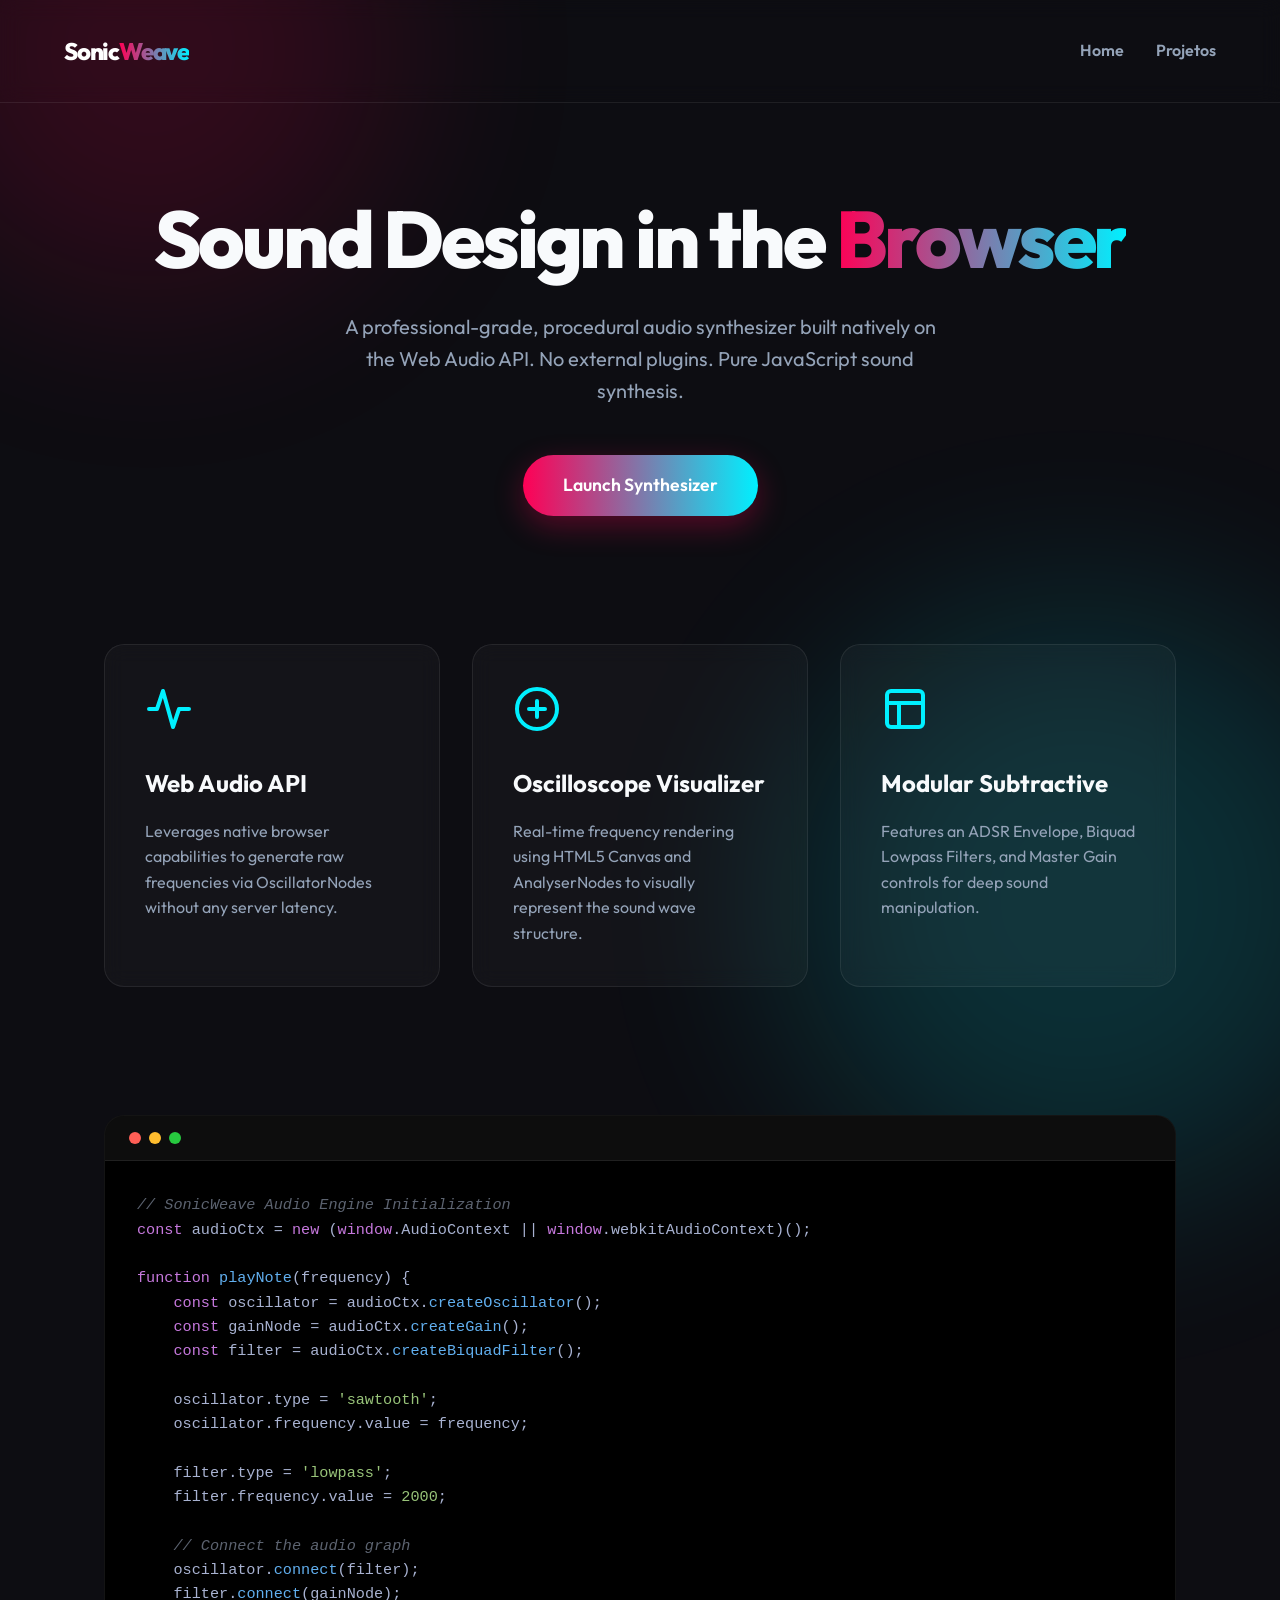
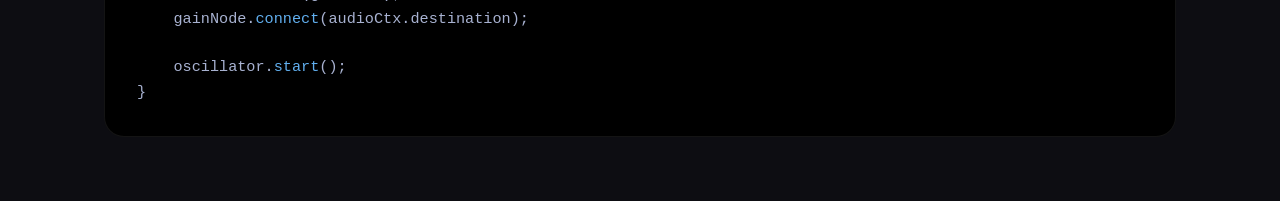
<file: templates/projetos/sonicweave.html>
<!DOCTYPE html>
<html lang="pt-BR">
<head>
    <meta charset="UTF-8">
    <meta name="viewport" content="width=device-width, initial-scale=1.0">
    <title>SonicWeave | Web Synthesizer</title>
    <!-- Use Google Fonts -->
    <link href="https://fonts.googleapis.com/css2?family=Outfit:wght@300;400;600;800&family=Space+Mono&display=swap" rel="stylesheet">
    <style>
        :root {
            --bg-color: #0d0d12;
            --text-main: #f8fafc;
            --text-muted: #94a3b8;
            --accent: #ff0055;
            --accent-secondary: #00f0ff;
            --glass-bg: rgba(255, 255, 255, 0.03);
            --glass-border: rgba(255, 255, 255, 0.08);
        }

        * {
            margin: 0;
            padding: 0;
            box-sizing: border-box;
        }

        body {
            font-family: 'Outfit', sans-serif;
            background-color: var(--bg-color);
            color: var(--text-main);
            overflow-x: hidden;
            line-height: 1.6;
        }

        /* Abstract Background Elements */
        .bg-shape {
            position: fixed;
            border-radius: 50%;
            filter: blur(100px);
            opacity: 0.15;
            z-index: -1;
            animation: float 20s infinite alternate;
        }

        .shape-1 {
            width: 500px;
            height: 500px;
            background: var(--accent);
            top: -200px;
            left: -100px;
        }

        .shape-2 {
            width: 600px;
            height: 600px;
            background: var(--accent-secondary);
            bottom: -300px;
            right: -100px;
        }

        @keyframes float {
            0% { transform: translate(0, 0); }
            100% { transform: translate(50px, 50px); }
        }

        header {
            padding: 2rem 5%;
            display: flex;
            justify-content: space-between;
            align-items: center;
            border-bottom: 1px solid var(--glass-border);
            backdrop-filter: blur(10px);
        }

        .logo {
            font-size: 1.5rem;
            font-weight: 800;
            letter-spacing: -0.05em;
            text-decoration: none;
            color: #fff;
        }

        .logo span {
            background: linear-gradient(90deg, var(--accent), var(--accent-secondary));
            -webkit-background-clip: text;
            -webkit-text-fill-color: transparent;
        }

        .nav-links {
            display: flex;
            gap: 2rem;
        }

        .nav-links a {
            color: var(--text-muted);
            text-decoration: none;
            font-weight: 600;
            transition: color 0.3s ease;
        }

        .nav-links a:hover {
            color: var(--text-main);
        }

        main {
            padding: 6rem 5% 4rem;
            max-width: 1200px;
            margin: 0 auto;
        }

        .hero {
            display: flex;
            flex-direction: column;
            align-items: center;
            text-align: center;
            gap: 2rem;
        }

        h1 {
            font-size: 5rem;
            font-weight: 800;
            line-height: 1;
            letter-spacing: -0.04em;
        }

        h1 .highlight {
            background: linear-gradient(90deg, var(--accent), var(--accent-secondary));
            -webkit-background-clip: text;
            -webkit-text-fill-color: transparent;
            position: relative;
        }

        .subtitle {
            font-size: 1.25rem;
            color: var(--text-muted);
            max-width: 600px;
        }

        .btn-launch {
            display: inline-block;
            background: linear-gradient(90deg, var(--accent), var(--accent-secondary));
            color: #fff;
            text-decoration: none;
            padding: 1rem 2.5rem;
            border-radius: 50px;
            font-size: 1.1rem;
            font-weight: 600;
            transition: all 0.3s ease;
            box-shadow: 0 10px 30px rgba(255, 0, 85, 0.3);
            margin-top: 1rem;
        }

        .btn-launch:hover {
            transform: translateY(-3px);
            box-shadow: 0 15px 40px rgba(0, 240, 255, 0.4);
        }

        .features {
            margin-top: 8rem;
            display: grid;
            grid-template-columns: repeat(auto-fit, minmax(300px, 1fr));
            gap: 2rem;
        }

        .feature-card {
            background: var(--glass-bg);
            border: 1px solid var(--glass-border);
            padding: 2.5rem;
            border-radius: 20px;
            backdrop-filter: blur(10px);
            transition: transform 0.3s ease;
        }

        .feature-card:hover {
            transform: translateY(-10px);
            border-color: rgba(255,255,255,0.2);
        }

        .feature-icon {
            width: 48px;
            height: 48px;
            margin-bottom: 1.5rem;
            color: var(--accent-secondary);
        }

        .feature-card h3 {
            font-size: 1.5rem;
            margin-bottom: 1rem;
        }

        .feature-card p {
            color: var(--text-muted);
        }

        .code-preview {
            margin-top: 8rem;
            background: #000;
            border-radius: 20px;
            border: 1px solid var(--glass-border);
            overflow: hidden;
        }

        .code-header {
            background: rgba(255,255,255,0.05);
            padding: 1rem 1.5rem;
            display: flex;
            gap: 0.5rem;
            align-items: center;
            border-bottom: 1px solid var(--glass-border);
        }

        .dot {
            width: 12px;
            height: 12px;
            border-radius: 50%;
        }

        .dot:nth-child(1) { background: #ff5f56; }
        .dot:nth-child(2) { background: #ffbd2e; }
        .dot:nth-child(3) { background: #27c93f; }

        .code-body {
            padding: 2rem;
            font-family: 'Space Mono', monospace;
            color: #a8b2d1;
            font-size: 0.95rem;
            overflow-x: auto;
        }

        .code-keyword { color: #c678dd; }
        .code-function { color: #61afef; }
        .code-string { color: #98c379; }
        .code-comment { color: #5c6370; font-style: italic; }
    </style>
</head>
<body>

    <div class="bg-shape shape-1"></div>
    <div class="bg-shape shape-2"></div>

    <header>
        <a href="/" class="logo">Sonic<span>Weave</span></a>
        <div class="nav-links">
            <a href="/">Home</a>
            <a href="/projetos">Projetos</a>
        </div>
    </header>

    <main>
        <section class="hero">
            <h1>Sound Design in the <span class="highlight">Browser</span></h1>
            <p class="subtitle">A professional-grade, procedural audio synthesizer built natively on the Web Audio API. No external plugins. Pure JavaScript sound synthesis.</p>
            <a href="/projetos/sonicweave/app" class="btn-launch">Launch Synthesizer</a>
        </section>

        <section class="features">
            <div class="feature-card">
                <svg class="feature-icon" viewBox="0 0 24 24" fill="none" stroke="currentColor" stroke-width="2" stroke-linecap="round" stroke-linejoin="round">
                    <path d="M2 12h4l3-9 5 18 3-9h5"></path>
                </svg>
                <h3>Web Audio API</h3>
                <p>Leverages native browser capabilities to generate raw frequencies via OscillatorNodes without any server latency.</p>
            </div>
            <div class="feature-card">
                <svg class="feature-icon" viewBox="0 0 24 24" fill="none" stroke="currentColor" stroke-width="2" stroke-linecap="round" stroke-linejoin="round">
                    <circle cx="12" cy="12" r="10"></circle>
                    <line x1="12" y1="8" x2="12" y2="16"></line>
                    <line x1="8" y1="12" x2="16" y2="12"></line>
                </svg>
                <h3>Oscilloscope Visualizer</h3>
                <p>Real-time frequency rendering using HTML5 Canvas and AnalyserNodes to visually represent the sound wave structure.</p>
            </div>
            <div class="feature-card">
                <svg class="feature-icon" viewBox="0 0 24 24" fill="none" stroke="currentColor" stroke-width="2" stroke-linecap="round" stroke-linejoin="round">
                    <rect x="3" y="3" width="18" height="18" rx="2" ry="2"></rect>
                    <line x1="3" y1="9" x2="21" y2="9"></line>
                    <line x1="9" y1="21" x2="9" y2="9"></line>
                </svg>
                <h3>Modular Subtractive</h3>
                <p>Features an ADSR Envelope, Biquad Lowpass Filters, and Master Gain controls for deep sound manipulation.</p>
            </div>
        </section>

        <section class="code-preview">
            <div class="code-header">
                <div class="dot"></div>
                <div class="dot"></div>
                <div class="dot"></div>
            </div>
            <div class="code-body">
<pre><code><span class="code-comment">// SonicWeave Audio Engine Initialization</span>
<span class="code-keyword">const</span> audioCtx = <span class="code-keyword">new</span> (<span class="code-keyword">window</span>.AudioContext || <span class="code-keyword">window</span>.webkitAudioContext)();

<span class="code-keyword">function</span> <span class="code-function">playNote</span>(frequency) {
    <span class="code-keyword">const</span> oscillator = audioCtx.<span class="code-function">createOscillator</span>();
    <span class="code-keyword">const</span> gainNode = audioCtx.<span class="code-function">createGain</span>();
    <span class="code-keyword">const</span> filter = audioCtx.<span class="code-function">createBiquadFilter</span>();

    oscillator.type = <span class="code-string">'sawtooth'</span>;
    oscillator.frequency.value = frequency;
    
    filter.type = <span class="code-string">'lowpass'</span>;
    filter.frequency.value = <span class="code-string">2000</span>;

    <span class="code-comment">// Connect the audio graph</span>
    oscillator.<span class="code-function">connect</span>(filter);
    filter.<span class="code-function">connect</span>(gainNode);
    gainNode.<span class="code-function">connect</span>(audioCtx.destination);

    oscillator.<span class="code-function">start</span>();
}</code></pre>
            </div>
        </section>
    </main>
</body>
</html>
</file>
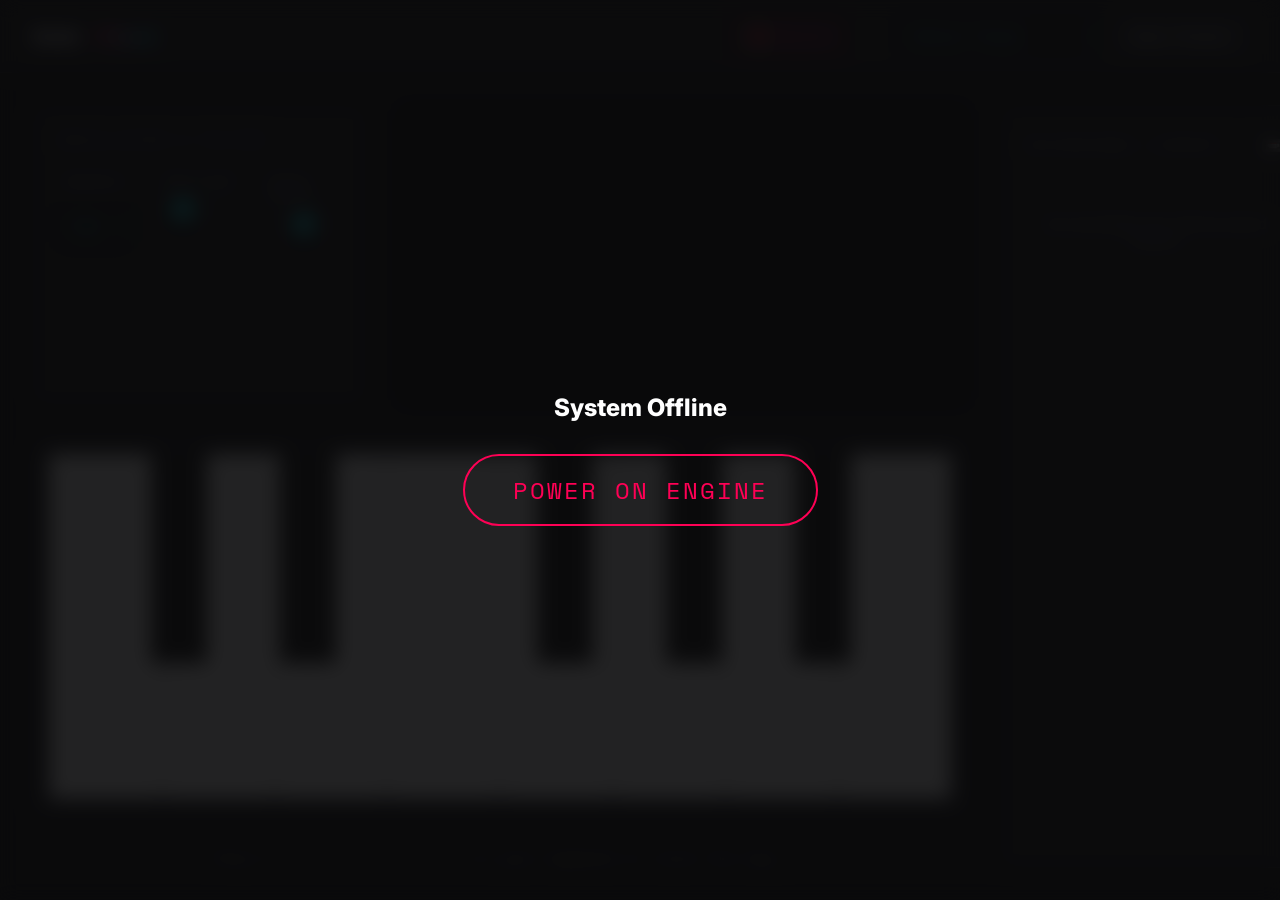
<file: templates/projetos/sonicweave_app.html>
<!DOCTYPE html>
<html lang="en">
<head>
    <meta charset="UTF-8">
    <meta name="viewport" content="width=device-width, initial-scale=1.0">
    <title>SonicWeave | App</title>
    <link href="https://fonts.googleapis.com/css2?family=Space+Mono&family=Inter:wght@400;600;800&display=swap" rel="stylesheet">
    <style>
        :root {
            --bg-dark: #0a0a0c;
            --bg-panel: #141418;
            --accent: #ff0055;
            --accent-cyan: #00f0ff;
            --text-main: #ffffff;
            --text-muted: #888890;
            --border: rgba(255, 255, 255, 0.1);
        }

        body {
            margin: 0;
            padding: 0;
            background-color: var(--bg-dark);
            color: var(--text-main);
            font-family: 'Inter', sans-serif;
            height: 100vh;
            display: flex;
            flex-direction: column;
            overflow: hidden;
            user-select: none;
        }

        header {
            padding: 1rem 2rem;
            display: flex;
            justify-content: space-between;
            align-items: center;
            border-bottom: 1px solid var(--border);
            background: var(--bg-panel);
        }

        .logo {
            font-size: 1.2rem;
            font-weight: 800;
            letter-spacing: -0.05em;
            text-decoration: none;
            color: #fff;
            display: flex;
            align-items: center;
            gap: 1rem;
        }

        .logo span {
            background: linear-gradient(90deg, var(--accent), var(--accent-cyan));
            -webkit-background-clip: text;
            -webkit-text-fill-color: transparent;
        }

        .header-actions {
            display: flex;
            gap: 1rem;
            align-items: center;
        }

        .btn {
            background: rgba(255,255,255,0.05);
            border: 1px solid var(--border);
            color: var(--text-main);
            padding: 0.5rem 1rem;
            border-radius: 6px;
            cursor: pointer;
            font-family: 'Space Mono', monospace;
            font-size: 0.85rem;
            transition: all 0.2s;
            display: flex;
            align-items: center;
            gap: 0.5rem;
        }

        .btn:hover {
            background: rgba(255,255,255,0.1);
        }

        .btn-primary {
            background: var(--accent);
            border-color: var(--accent);
            color: #fff;
            font-weight: 600;
        }

        .btn-primary:hover {
            background: #ff1a66;
            box-shadow: 0 0 15px rgba(255, 0, 85, 0.4);
        }

        .btn-record {
            background: rgba(255, 0, 85, 0.1);
            color: var(--accent);
            border-color: rgba(255, 0, 85, 0.3);
        }

        .btn-record.recording {
            background: var(--accent);
            color: #fff;
            animation: pulseRecord 1.5s infinite;
        }

        @keyframes pulseRecord {
            0% { box-shadow: 0 0 0 0 rgba(255, 0, 85, 0.7); }
            70% { box-shadow: 0 0 0 10px rgba(255, 0, 85, 0); }
            100% { box-shadow: 0 0 0 0 rgba(255, 0, 85, 0); }
        }

        .workspace {
            display: flex;
            flex: 1;
            padding: 2rem;
            gap: 2rem;
            max-width: 1600px;
            margin: 0 auto;
            width: 100%;
        }

        .main-col {
            display: flex;
            flex-direction: column;
            flex: 3;
            gap: 2rem;
        }

        .side-col {
            flex: 1;
            display: flex;
            flex-direction: column;
            gap: 2rem;
        }

        .top-panels {
            display: flex;
            gap: 2rem;
            height: 300px;
        }

        .panel {
            background: var(--bg-panel);
            border: 1px solid var(--border);
            border-radius: 12px;
            padding: 1.5rem;
            display: flex;
            flex-direction: column;
        }

        .panel-title {
            font-family: 'Space Mono', monospace;
            font-size: 0.85rem;
            color: var(--text-muted);
            text-transform: uppercase;
            letter-spacing: 2px;
            margin-bottom: 1.5rem;
            display: flex;
            justify-content: space-between;
            align-items: center;
        }

        /* Controls Panel */
        .controls-grid {
            display: grid;
            grid-template-columns: repeat(3, 1fr);
            gap: 2rem;
            flex: 1;
        }

        .control-group {
            display: flex;
            flex-direction: column;
            align-items: center;
            gap: 1rem;
        }

        .control-label {
            font-size: 0.8rem;
            color: var(--text-muted);
        }

        input[type=range] {
            -webkit-appearance: none;
            width: 100%;
            background: transparent;
        }

        input[type=range]::-webkit-slider-thumb {
            -webkit-appearance: none;
            height: 20px;
            width: 20px;
            border-radius: 50%;
            background: var(--accent-cyan);
            cursor: pointer;
            margin-top: -8px;
            box-shadow: 0 0 10px rgba(0, 240, 255, 0.5);
        }

        input[type=range]::-webkit-slider-runnable-track {
            width: 100%;
            height: 4px;
            cursor: pointer;
            background: rgba(255,255,255,0.1);
            border-radius: 2px;
        }

        select.synth-select {
            background: rgba(0,0,0,0.5);
            border: 1px solid var(--border);
            color: var(--accent-cyan);
            padding: 0.5rem;
            border-radius: 6px;
            font-family: 'Space Mono', monospace;
            outline: none;
            width: 100%;
        }

        /* Oscilloscope Canvas */
        .visualizer-panel {
            flex: 2;
            position: relative;
            background: #000;
            border-radius: 12px;
            border: 1px solid var(--border);
            overflow: hidden;
            box-shadow: inset 0 0 20px rgba(0,0,0,1);
        }

        #oscilloscope {
            width: 100%;
            height: 100%;
            display: block;
        }

        /* Piano Keyboard */
        .keyboard-panel {
            flex: 1;
            background: var(--bg-panel);
            border: 1px solid var(--border);
            border-radius: 12px;
            padding: 1rem;
            display: flex;
            justify-content: center;
        }

        .keyboard {
            display: flex;
            height: 100%;
            width: 100%;
            position: relative;
        }

        .key {
            flex: 1;
            background: #fff;
            border: 1px solid #ccc;
            border-radius: 0 0 4px 4px;
            cursor: pointer;
            position: relative;
            z-index: 1;
        }

        .key:hover { background: #f0f0f0; }
        .key.active { background: var(--accent-cyan); box-shadow: inset 0 0 10px rgba(0,0,0,0.5); }

        .key.black {
            background: #111;
            width: 6%;
            height: 60%;
            position: absolute;
            z-index: 2;
            margin-left: -3%;
            border-radius: 0 0 4px 4px;
            border: 1px solid #000;
        }

        .key.black:hover { background: #222; }
        .key.black.active { background: var(--accent); }

        .key.black:nth-child(2) { left: 14.28%; }
        .key.black:nth-child(4) { left: 28.56%; }
        .key.black:nth-child(7) { left: 57.12%; }
        .key.black:nth-child(9) { left: 71.4%; }
        .key.black:nth-child(11) { left: 85.68%; }

        /* Recordings Panel */
        .recordings-list {
            display: flex;
            flex-direction: column;
            gap: 1rem;
            overflow-y: auto;
            flex: 1;
        }

        .recording-item {
            background: rgba(255,255,255,0.03);
            border: 1px solid var(--border);
            padding: 1rem;
            border-radius: 8px;
            display: flex;
            flex-direction: column;
            gap: 0.5rem;
        }

        .recording-item audio {
            width: 100%;
            height: 30px;
            outline: none;
        }

        /* Custom Modals */
        .modal-overlay {
            position: fixed;
            top: 0; left: 0; width: 100%; height: 100%;
            background: rgba(0, 0, 0, 0.8);
            z-index: 2000;
            display: flex;
            align-items: center;
            justify-content: center;
            backdrop-filter: blur(8px);
            opacity: 0;
            pointer-events: none;
            transition: opacity 0.3s ease;
        }

        .modal-overlay.active {
            opacity: 1;
            pointer-events: all;
        }

        .modal {
            background: var(--bg-panel);
            border: 1px solid var(--border);
            border-radius: 12px;
            padding: 2rem;
            width: 400px;
            transform: translateY(20px);
            transition: transform 0.3s ease;
            box-shadow: 0 25px 50px -12px rgba(0,0,0,0.5);
        }

        .modal-overlay.active .modal {
            transform: translateY(0);
        }

        .modal-title {
            font-size: 1.25rem;
            margin-bottom: 1rem;
            font-weight: 600;
        }

        .modal-input {
            width: 100%;
            background: rgba(0,0,0,0.5);
            border: 1px solid var(--border);
            color: #fff;
            padding: 0.8rem;
            border-radius: 6px;
            font-family: 'Inter', sans-serif;
            margin-bottom: 1.5rem;
            outline: none;
        }

        .modal-input:focus {
            border-color: var(--accent-cyan);
        }

        .modal-actions {
            display: flex;
            justify-content: flex-end;
            gap: 1rem;
        }

        /* Init Overlay */
        .overlay {
            position: fixed;
            top: 0; left: 0; width: 100%; height: 100%;
            background: rgba(10, 10, 12, 0.9);
            z-index: 1000;
            display: flex;
            align-items: center;
            justify-content: center;
            backdrop-filter: blur(10px);
        }

        .power-btn {
            background: transparent;
            border: 2px solid var(--accent);
            color: var(--accent);
            padding: 1rem 3rem;
            font-size: 1.5rem;
            font-family: 'Space Mono', monospace;
            border-radius: 50px;
            cursor: pointer;
            transition: all 0.3s;
            text-transform: uppercase;
            letter-spacing: 2px;
        }

        .power-btn:hover {
            background: var(--accent);
            color: #fff;
            box-shadow: 0 0 30px rgba(255, 0, 85, 0.5);
        }

        .toast {
            position: fixed;
            bottom: 20px;
            right: 20px;
            background: var(--accent-cyan);
            color: #000;
            padding: 1rem 2rem;
            border-radius: 8px;
            font-weight: 600;
            transform: translateY(100px);
            opacity: 0;
            transition: all 0.3s;
            z-index: 9999;
        }

        .toast.show {
            transform: translateY(0);
            opacity: 1;
        }

    </style>
</head>
<body>

    <!-- Init Overlay -->
    <div class="overlay" id="initOverlay">
        <div style="text-align: center;">
            <h2 style="margin-bottom: 2rem; font-weight: 800;">System Offline</h2>
            <button class="power-btn" onclick="initAudio()">Power On Engine</button>
        </div>
    </div>

    <!-- Modals -->
    <div class="modal-overlay" id="presetModalOverlay">
        <div class="modal">
            <h2 class="modal-title">Save Preset</h2>
            <input type="text" id="presetNameInput" class="modal-input" placeholder="e.g. Cyberpunk Bass" autocomplete="off">
            <div class="modal-actions">
                <button class="btn" onclick="closeModal('presetModalOverlay')">Cancel</button>
                <button class="btn btn-primary" onclick="confirmSavePreset()">Save</button>
            </div>
        </div>
    </div>

    <div class="modal-overlay" id="recordingModalOverlay">
        <div class="modal">
            <h2 class="modal-title">Save Recording</h2>
            <input type="text" id="recordingNameInput" class="modal-input" placeholder="e.g. My Awesome Melody" autocomplete="off">
            <div class="modal-actions">
                <button class="btn" onclick="discardRecording()">Discard</button>
                <button class="btn btn-primary" onclick="confirmSaveRecording()">Upload & Save</button>
            </div>
        </div>
    </div>

    <!-- Header -->
    <header>
        <a href="/projetos/sonicweave" class="logo">Sonic<span>Weave</span></a>
        <div class="header-actions">
            <button class="btn btn-record" id="recordBtn" onclick="toggleRecording()">
                <span id="recordDot">🔴</span> <span id="recordText">Record</span>
            </button>
            <div style="width: 1px; height: 20px; background: var(--border); margin: 0 10px;"></div>
            <select id="presetSelect" class="synth-select" style="width: 200px;" onchange="loadSelectedPreset()">
                <option value="">Default Preset</option>
            </select>
            <button class="btn" onclick="openSavePresetModal()">Save Preset</button>
        </div>
    </header>

    <!-- Main Workspace -->
    <div class="workspace">
        
        <!-- Left: Synth Engine -->
        <div class="main-col">
            <div class="top-panels">
                <div class="panel" style="flex: 1;">
                    <div class="panel-title">Oscillator & Filter</div>
                    <div class="controls-grid">
                        <div class="control-group">
                            <label class="control-label">Waveform</label>
                            <select id="waveType" class="synth-select" onchange="updateSynth()">
                                <option value="sawtooth">Sawtooth</option>
                                <option value="square">Square</option>
                                <option value="sine">Sine</option>
                                <option value="triangle">Triangle</option>
                            </select>
                        </div>
                        <div class="control-group">
                            <label class="control-label">Filter Cutoff</label>
                            <input type="range" id="filterCutoff" min="100" max="10000" value="2000" oninput="updateSynth()">
                        </div>
                        <div class="control-group">
                            <label class="control-label">Master Volume</label>
                            <input type="range" id="masterVol" min="0" max="1" step="0.01" value="0.5" oninput="updateSynth()">
                        </div>
                    </div>
                </div>

                <div class="visualizer-panel">
                    <canvas id="oscilloscope"></canvas>
                </div>
            </div>

            <div class="keyboard-panel">
                <div class="keyboard" id="keyboard">
                    <!-- Keys generated by JS -->
                </div>
            </div>
            <div style="text-align: center; color: var(--text-muted); font-size: 0.85rem; font-family: 'Space Mono', monospace;">
                Press A, S, D, F, G, H, J, K on your keyboard or click the keys.
            </div>
        </div>

        <!-- Right: Gallery -->
        <div class="side-col">
            <div class="panel" style="flex: 1;">
                <div class="panel-title">
                    Recordings Library
                    <span style="font-size: 1.2rem;">📼</span>
                </div>
                <div class="recordings-list" id="recordingsList">
                    <div style="color: var(--text-muted); font-size: 0.9rem; text-align: center; margin-top: 2rem;">
                        No recordings yet. Hit the record button!
                    </div>
                </div>
            </div>
        </div>
    </div>

    <div class="toast" id="toast">Saved!</div>

    <script>
        let audioCtx;
        let masterGain;
        let filter;
        let analyser;
        let dest;
        let mediaRecorder;
        let audioChunks = [];
        let currentRecordingBlob = null;
        let isRecording = false;

        let canvas, canvasCtx;
        let activeOscillators = {};

        // Notes C4 to C5
        const notes = [
            { note: 'C4', freq: 261.63, type: 'white', key: 'a' },
            { note: 'C#4', freq: 277.18, type: 'black', key: 'w' },
            { note: 'D4', freq: 293.66, type: 'white', key: 's' },
            { note: 'D#4', freq: 311.13, type: 'black', key: 'e' },
            { note: 'E4', freq: 329.63, type: 'white', key: 'd' },
            { note: 'F4', freq: 349.23, type: 'white', key: 'f' },
            { note: 'F#4', freq: 369.99, type: 'black', key: 't' },
            { note: 'G4', freq: 392.00, type: 'white', key: 'g' },
            { note: 'G#4', freq: 415.30, type: 'black', key: 'y' },
            { note: 'A4', freq: 440.00, type: 'white', key: 'h' },
            { note: 'A#4', freq: 466.16, type: 'black', key: 'u' },
            { note: 'B4', freq: 493.88, type: 'white', key: 'j' },
            { note: 'C5', freq: 523.25, type: 'white', key: 'k' }
        ];

        function initAudio() {
            document.getElementById('initOverlay').style.display = 'none';
            
            audioCtx = new (window.AudioContext || window.webkitAudioContext)();
            
            masterGain = audioCtx.createGain();
            filter = audioCtx.createBiquadFilter();
            analyser = audioCtx.createAnalyser();
            dest = audioCtx.createMediaStreamDestination();

            analyser.fftSize = 2048;

            // Audio Graph:
            // Osc -> Filter -> MasterGain -> Analyser -> Destination (Speakers)
            //                            |-> MediaStreamDestination (Recording)
            filter.connect(masterGain);
            masterGain.connect(analyser);
            analyser.connect(audioCtx.destination);
            masterGain.connect(dest); // Connect to recorder dest

            updateSynth();
            setupCanvas();
            drawOscilloscope();
            fetchPresets();
            fetchRecordings();
        }

        function updateSynth() {
            if(!audioCtx) return;
            const vol = document.getElementById('masterVol').value;
            const cutoff = document.getElementById('filterCutoff').value;
            
            masterGain.gain.setTargetAtTime(vol, audioCtx.currentTime, 0.05);
            filter.type = 'lowpass';
            filter.frequency.setTargetAtTime(cutoff, audioCtx.currentTime, 0.05);
        }

        function playNote(freq, noteId) {
            if (!audioCtx || activeOscillators[noteId]) return;

            const osc = audioCtx.createOscillator();
            const noteGain = audioCtx.createGain();

            osc.type = document.getElementById('waveType').value;
            osc.frequency.setValueAtTime(freq, audioCtx.currentTime);

            // Envelope (Attack/Release)
            noteGain.gain.setValueAtTime(0, audioCtx.currentTime);
            noteGain.gain.linearRampToValueAtTime(1, audioCtx.currentTime + 0.05);

            osc.connect(noteGain);
            noteGain.connect(filter);

            osc.start();
            activeOscillators[noteId] = { osc, noteGain };
            
            const keyEl = document.getElementById('key-' + noteId);
            if(keyEl) keyEl.classList.add('active');
        }

        function stopNote(noteId) {
            if (!activeOscillators[noteId]) return;

            const { osc, noteGain } = activeOscillators[noteId];
            
            // Release
            noteGain.gain.cancelScheduledValues(audioCtx.currentTime);
            noteGain.gain.setValueAtTime(noteGain.gain.value, audioCtx.currentTime);
            noteGain.gain.exponentialRampToValueAtTime(0.001, audioCtx.currentTime + 0.3);
            
            osc.stop(audioCtx.currentTime + 0.3);
            delete activeOscillators[noteId];

            const keyEl = document.getElementById('key-' + noteId);
            if(keyEl) keyEl.classList.remove('active');
        }

        // Setup Keyboard UI
        const kbContainer = document.getElementById('keyboard');
        notes.forEach(n => {
            const key = document.createElement('div');
            key.className = `key ${n.type}`;
            key.id = 'key-' + n.note;
            
            key.addEventListener('mousedown', () => playNote(n.freq, n.note));
            key.addEventListener('mouseup', () => stopNote(n.note));
            key.addEventListener('mouseleave', () => stopNote(n.note));
            
            kbContainer.appendChild(key);
        });

        // Keyboard mapping
        const keyMap = {};
        notes.forEach(n => keyMap[n.key] = n);

        window.addEventListener('keydown', e => {
            if (e.repeat) return;
            const n = keyMap[e.key.toLowerCase()];
            if (n) playNote(n.freq, n.note);
        });

        window.addEventListener('keyup', e => {
            const n = keyMap[e.key.toLowerCase()];
            if (n) stopNote(n.note);
        });

        // Oscilloscope Canvas
        function setupCanvas() {
            canvas = document.getElementById('oscilloscope');
            canvasCtx = canvas.getContext('2d');
            const resize = () => {
                canvas.width = canvas.parentElement.clientWidth;
                canvas.height = canvas.parentElement.clientHeight;
            };
            window.addEventListener('resize', resize);
            resize();
        }

        function drawOscilloscope() {
            requestAnimationFrame(drawOscilloscope);
            if(!analyser) return;

            const bufferLength = analyser.frequencyBinCount;
            const dataArray = new Uint8Array(bufferLength);
            analyser.getByteTimeDomainData(dataArray);

            canvasCtx.fillStyle = '#0a0a0c';
            canvasCtx.fillRect(0, 0, canvas.width, canvas.height);

            canvasCtx.lineWidth = 3;
            canvasCtx.strokeStyle = 'var(--accent-cyan)';
            canvasCtx.beginPath();

            const sliceWidth = canvas.width * 1.0 / bufferLength;
            let x = 0;

            for(let i = 0; i < bufferLength; i++) {
                const v = dataArray[i] / 128.0;
                const y = v * canvas.height / 2;

                if(i === 0) { canvasCtx.moveTo(x, y); } 
                else { canvasCtx.lineTo(x, y); }
                x += sliceWidth;
            }

            canvasCtx.lineTo(canvas.width, canvas.height / 2);
            canvasCtx.stroke();
            canvasCtx.shadowBlur = 15;
            canvasCtx.shadowColor = 'var(--accent-cyan)';
            canvasCtx.stroke();
            canvasCtx.shadowBlur = 0;
        }

        // --- Modals Logic ---
        function openModal(id) {
            document.getElementById(id).classList.add('active');
        }
        function closeModal(id) {
            document.getElementById(id).classList.remove('active');
        }

        function openSavePresetModal() {
            document.getElementById('presetNameInput').value = '';
            openModal('presetModalOverlay');
            setTimeout(() => document.getElementById('presetNameInput').focus(), 100);
        }

        // --- Presets Logic ---
        let presets = [];
        async function fetchPresets() {
            try {
                const res = await fetch('/api/sonicweave/presets');
                presets = await res.json();
                const select = document.getElementById('presetSelect');
                select.innerHTML = '<option value="">Default Preset</option>';
                presets.forEach(p => {
                    const opt = document.createElement('option');
                    opt.value = p.id;
                    opt.textContent = p.name;
                    select.appendChild(opt);
                });
            } catch(e) { console.error(e); }
        }

        async function confirmSavePreset() {
            const name = document.getElementById('presetNameInput').value.trim();
            if(!name) return;

            const settings = {
                waveType: document.getElementById('waveType').value,
                filterCutoff: document.getElementById('filterCutoff').value,
                masterVol: document.getElementById('masterVol').value
            };

            try {
                const res = await fetch('/api/sonicweave/presets', {
                    method: 'POST',
                    headers: {'Content-Type': 'application/json'},
                    body: JSON.stringify({ name, settings })
                });
                if(res.ok) {
                    closeModal('presetModalOverlay');
                    showToast('Preset Saved!');
                    fetchPresets();
                }
            } catch(e) { console.error(e); }
        }

        function loadSelectedPreset() {
            const id = document.getElementById('presetSelect').value;
            if(!id) return; 
            const p = presets.find(x => x.id == id);
            if(p && p.settings) {
                document.getElementById('waveType').value = p.settings.waveType || 'sawtooth';
                document.getElementById('filterCutoff').value = p.settings.filterCutoff || 2000;
                document.getElementById('masterVol').value = p.settings.masterVol || 0.5;
                updateSynth();
            }
        }

        // --- Recording Logic ---
        function toggleRecording() {
            if(!isRecording) {
                startRecording();
            } else {
                stopRecording();
            }
        }

        function startRecording() {
            if(!dest) return;
            audioChunks = [];
            // Use standard webm mime type
            mediaRecorder = new MediaRecorder(dest.stream);
            
            mediaRecorder.ondataavailable = e => {
                if(e.data.size > 0) audioChunks.push(e.data);
            };

            mediaRecorder.onstop = () => {
                currentRecordingBlob = new Blob(audioChunks, { type: 'audio/webm' });
                document.getElementById('recordingNameInput').value = '';
                openModal('recordingModalOverlay');
                setTimeout(() => document.getElementById('recordingNameInput').focus(), 100);
            };

            mediaRecorder.start();
            isRecording = true;
            
            const btn = document.getElementById('recordBtn');
            btn.classList.add('recording');
            document.getElementById('recordText').innerText = 'Stop';
            document.getElementById('recordDot').innerText = '⏹';
        }

        function stopRecording() {
            if(mediaRecorder && mediaRecorder.state !== 'inactive') {
                mediaRecorder.stop();
            }
            isRecording = false;
            
            const btn = document.getElementById('recordBtn');
            btn.classList.remove('recording');
            document.getElementById('recordText').innerText = 'Record';
            document.getElementById('recordDot').innerText = '🔴';
        }

        function discardRecording() {
            currentRecordingBlob = null;
            audioChunks = [];
            closeModal('recordingModalOverlay');
        }

        async function confirmSaveRecording() {
            const name = document.getElementById('recordingNameInput').value.trim() || 'Untitled Recording';
            if(!currentRecordingBlob) return;

            const formData = new FormData();
            formData.append('audio', currentRecordingBlob, 'recording.webm');
            formData.append('name', name);

            const btn = document.querySelector('#recordingModalOverlay .btn-primary');
            btn.innerText = 'Uploading...';
            btn.disabled = true;

            try {
                const res = await fetch('/api/sonicweave/recordings', {
                    method: 'POST',
                    body: formData
                });
                if(res.ok) {
                    closeModal('recordingModalOverlay');
                    showToast('Recording Saved to Server!');
                    fetchRecordings();
                }
            } catch(e) {
                console.error(e);
                alert("Upload failed.");
            } finally {
                btn.innerText = 'Upload & Save';
                btn.disabled = false;
            }
        }

        // --- Fetch & Render Recordings Gallery ---
        async function fetchRecordings() {
            try {
                const res = await fetch('/api/sonicweave/recordings');
                const data = await res.json();
                
                const list = document.getElementById('recordingsList');
                if(data.length === 0) {
                    list.innerHTML = '<div style="color: var(--text-muted); font-size: 0.9rem; text-align: center; margin-top: 2rem;">No recordings yet. Hit the record button!</div>';
                    return;
                }
                
                list.innerHTML = '';
                data.forEach(r => {
                    const item = document.createElement('div');
                    item.className = 'recording-item';
                    
                    const date = new Date(r.created_at).toLocaleString();
                    
                    item.innerHTML = `
                        <div style="display: flex; justify-content: space-between; align-items: center;">
                            <strong style="font-size: 0.9rem;">${r.name}</strong>
                            <a href="${r.filepath}" download style="color: var(--accent-cyan); text-decoration: none; font-size: 0.8rem;">Download</a>
                        </div>
                        <div style="font-size: 0.7rem; color: var(--text-muted); margin-bottom: 0.5rem;">${date}</div>
                        <audio controls src="${r.filepath}"></audio>
                    `;
                    list.appendChild(item);
                });
            } catch(e) { console.error(e); }
        }

        function showToast(msg) {
            const toast = document.getElementById('toast');
            toast.innerText = msg;
            toast.classList.add('show');
            setTimeout(() => toast.classList.remove('show'), 3000);
        }

    </script>
</body>
</html>
</file>
